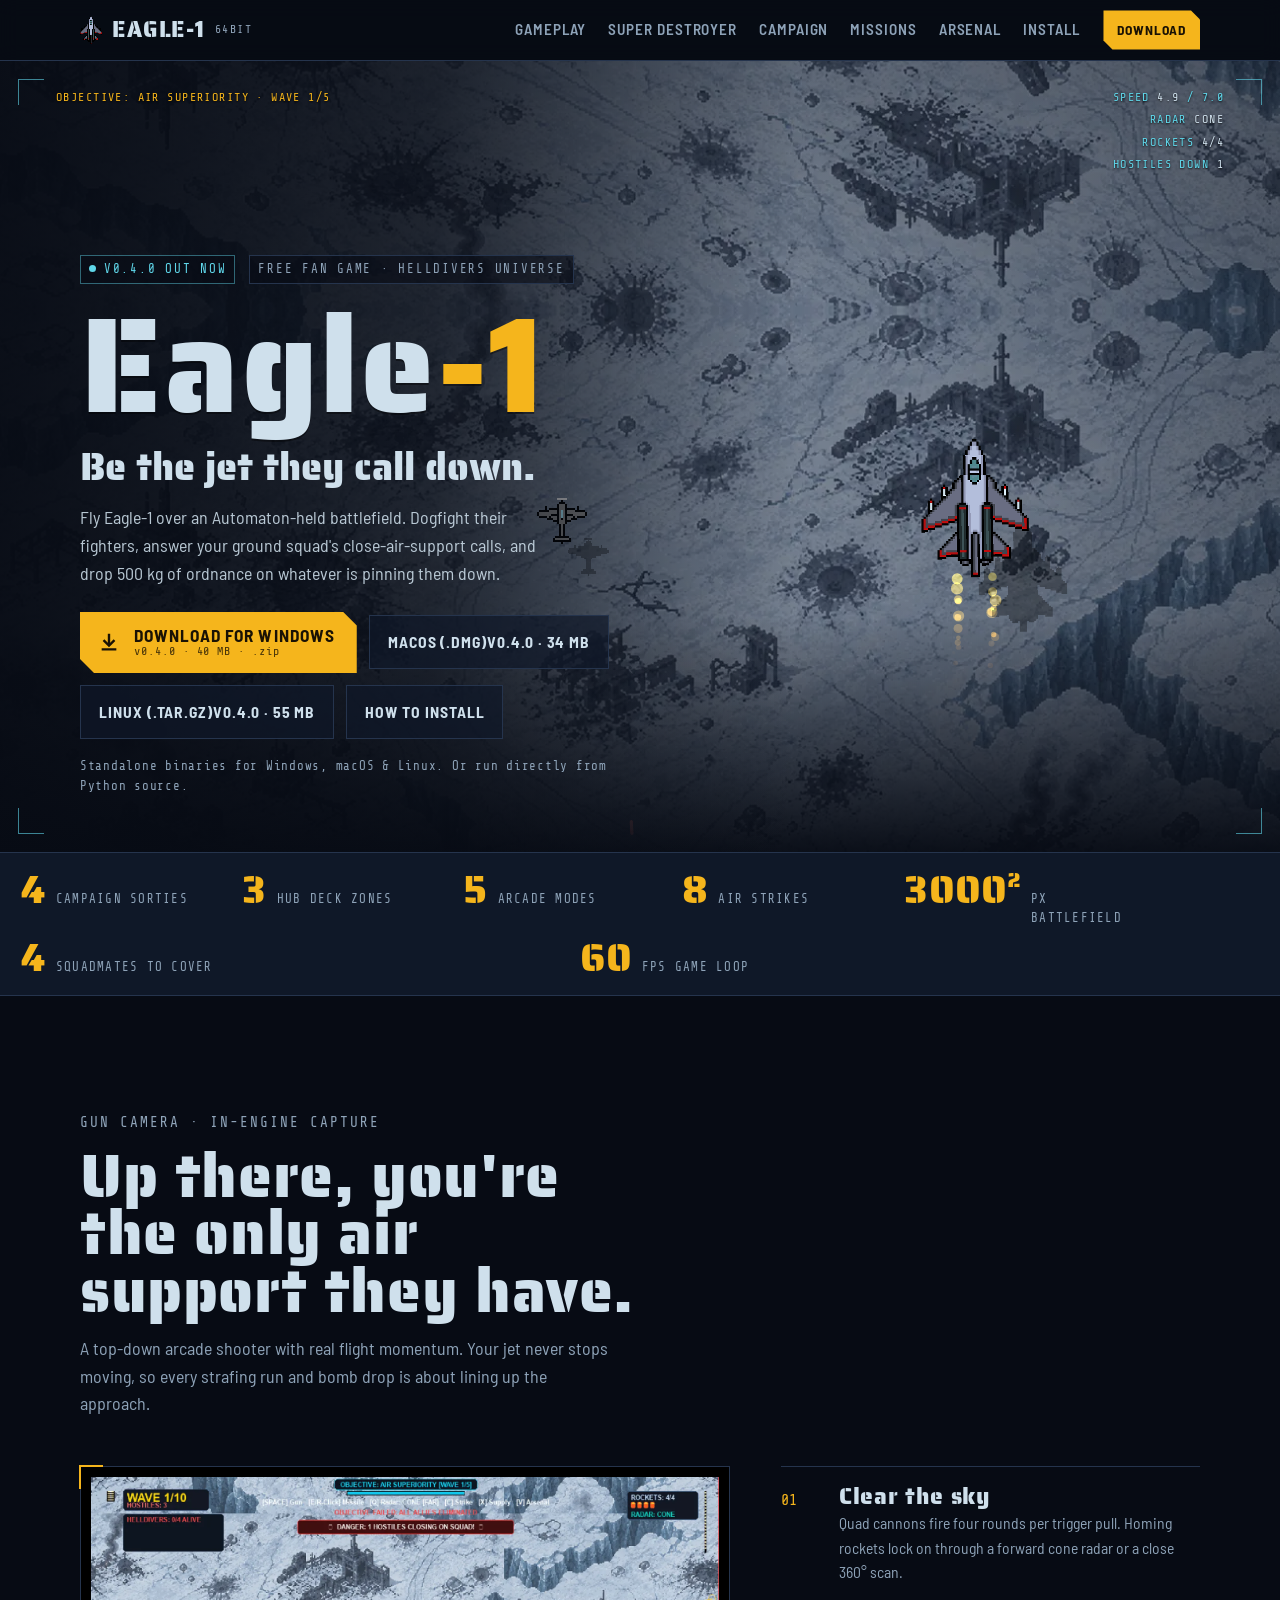
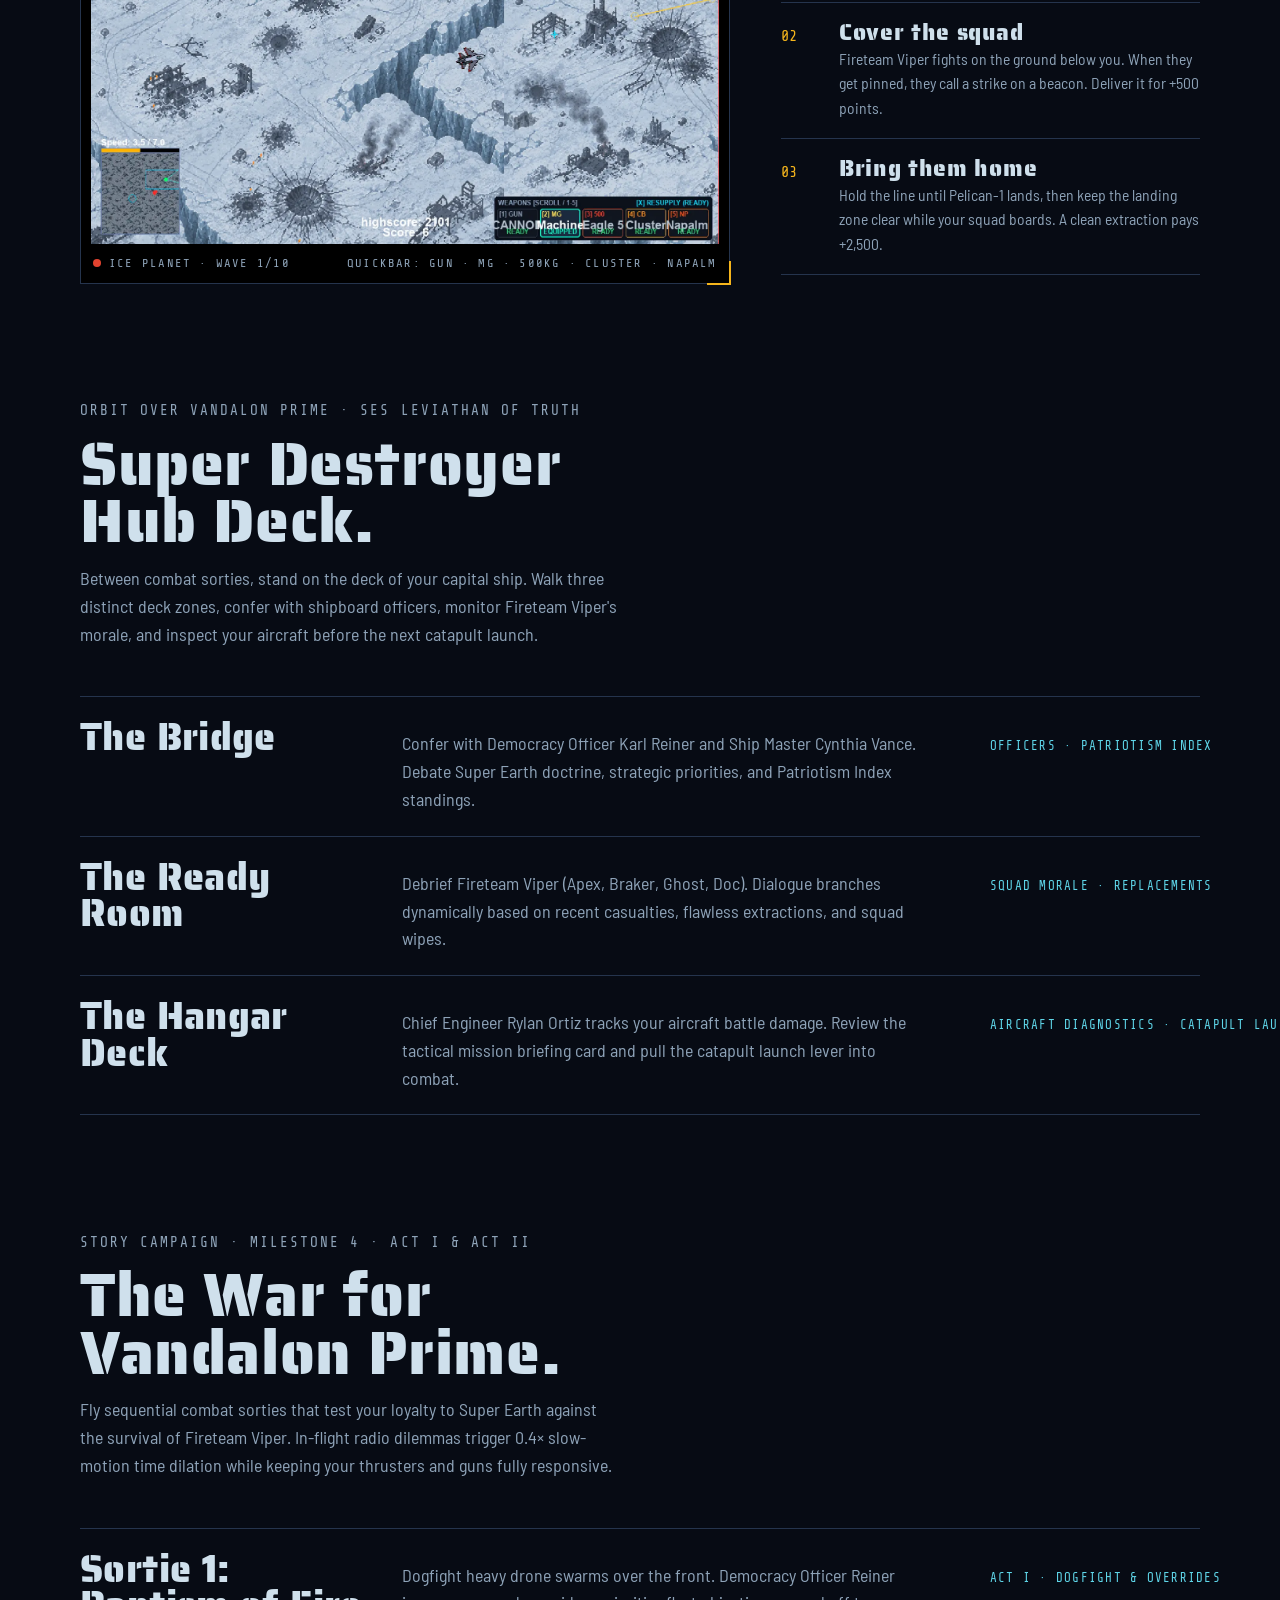
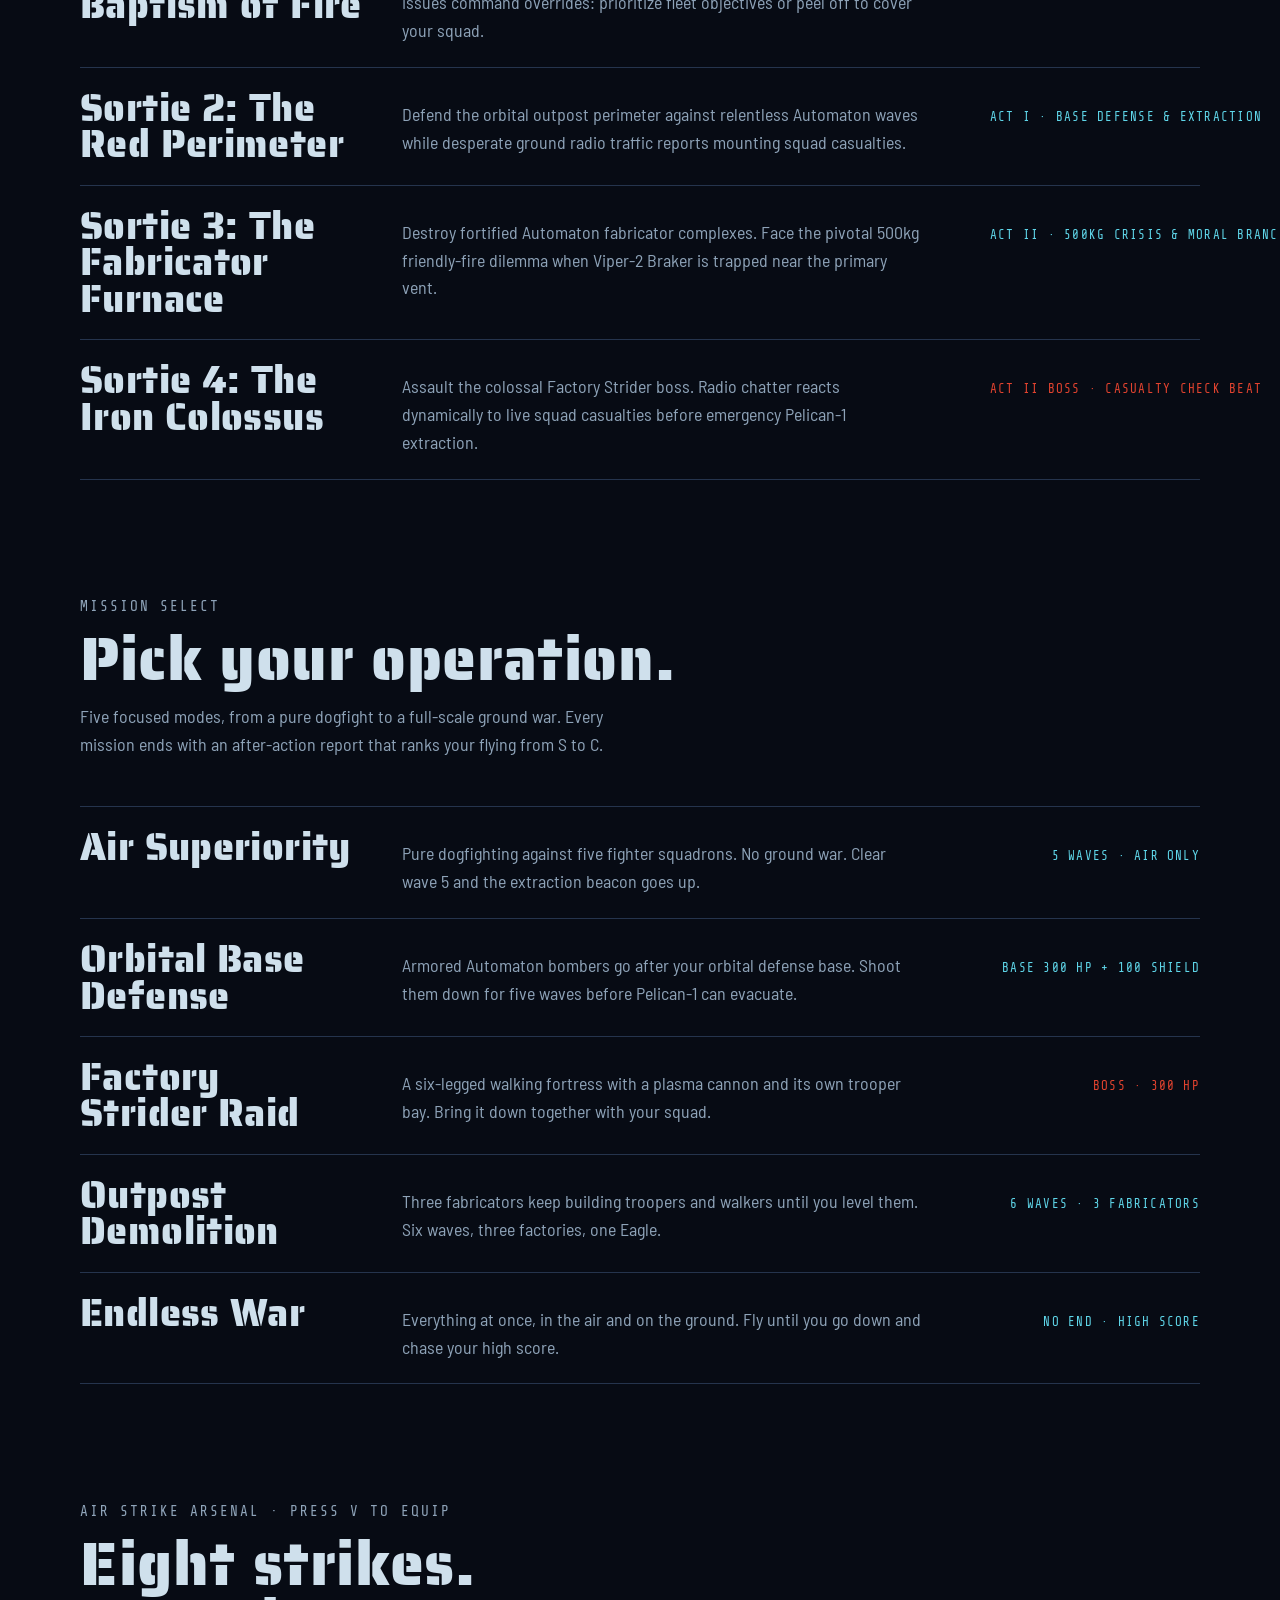
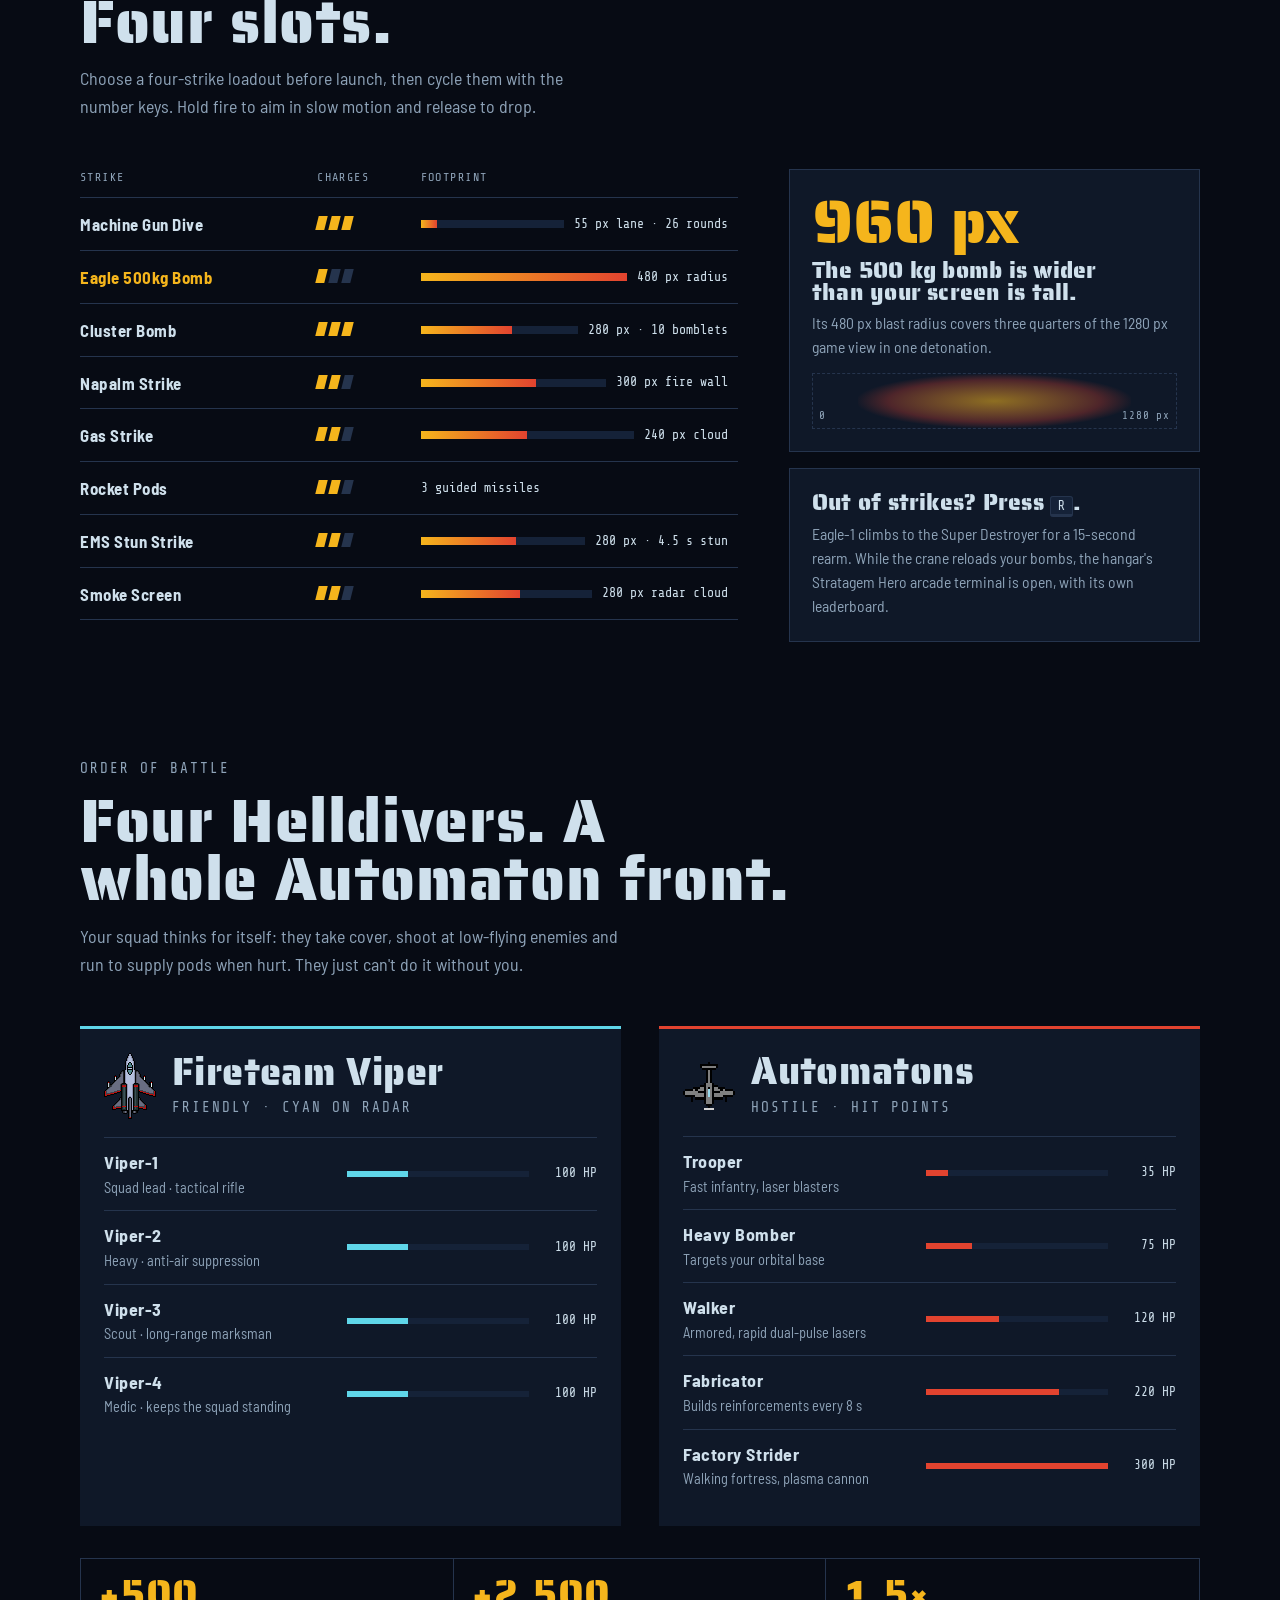
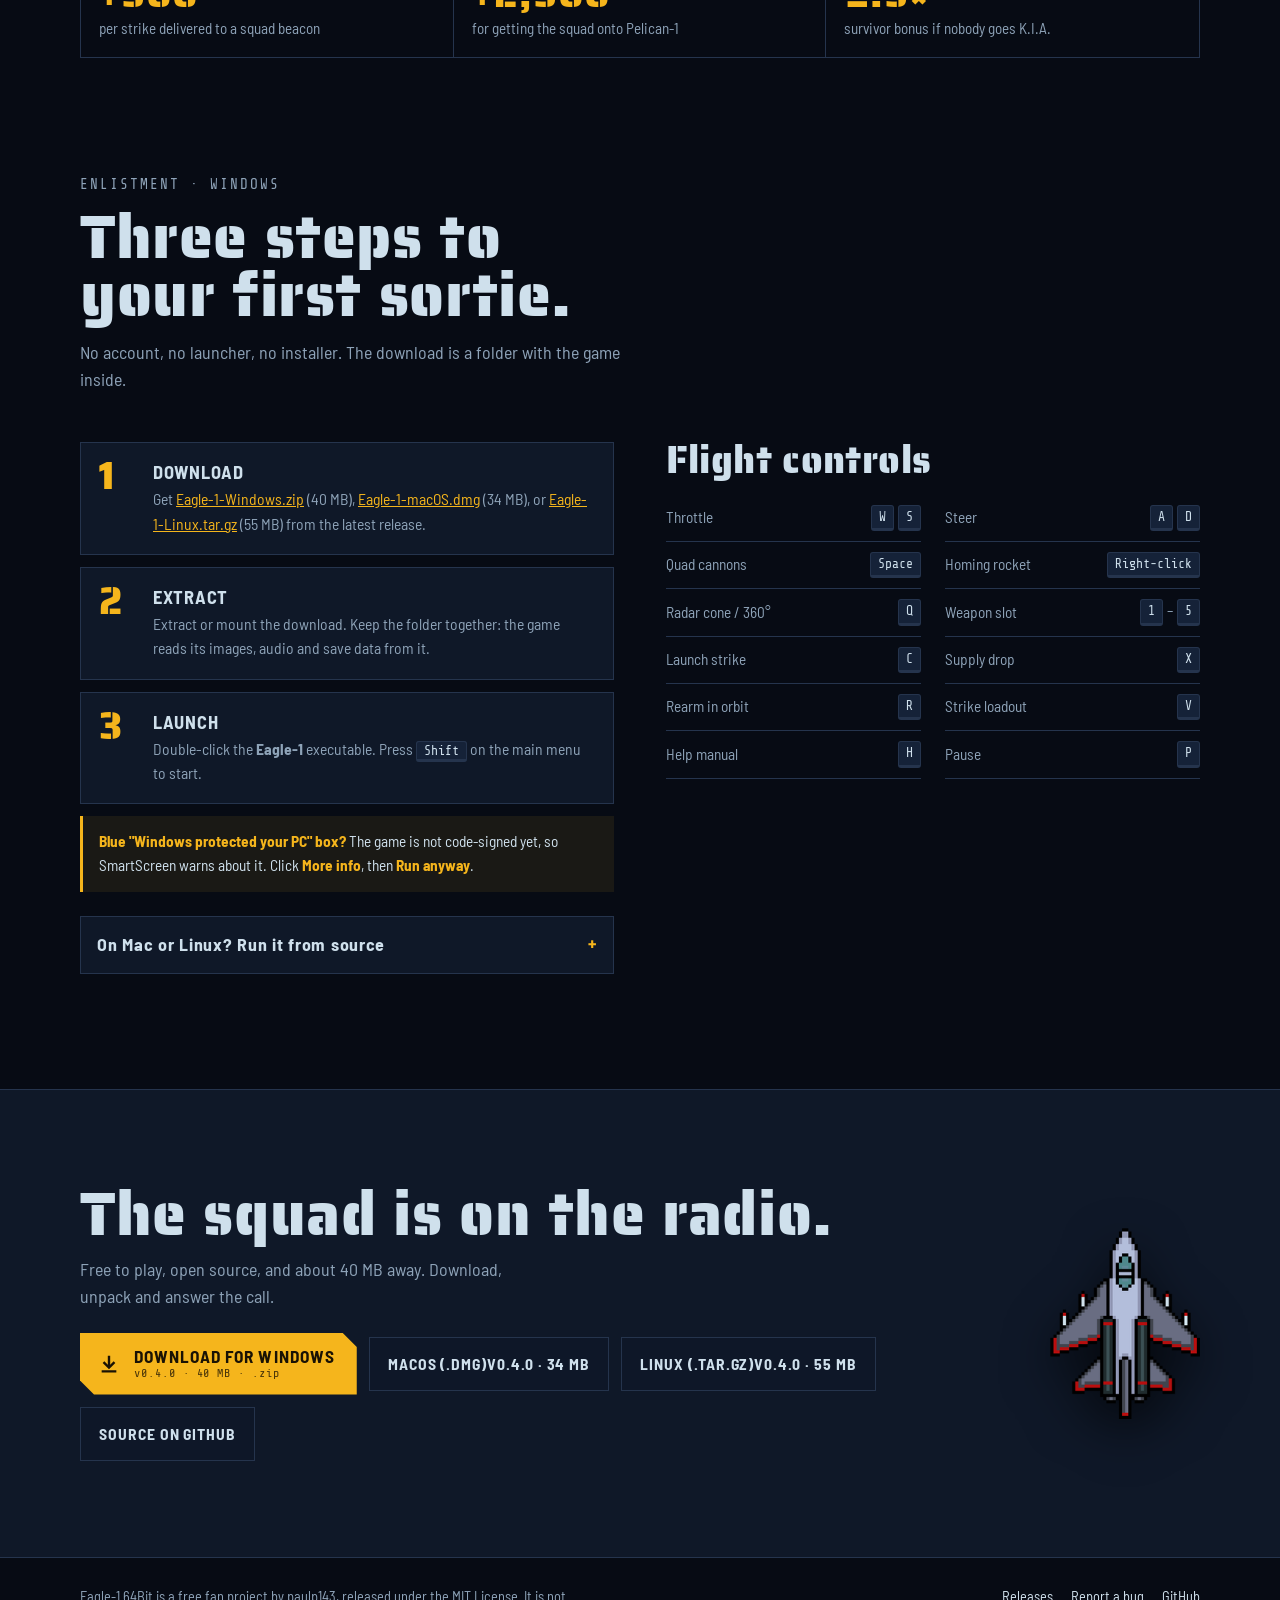
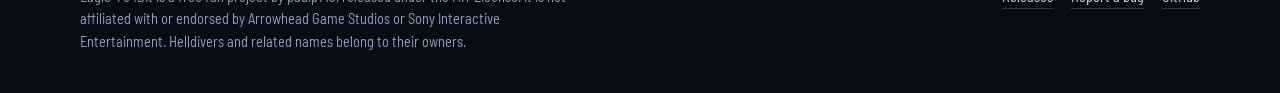
<file: frontend/index.html>
<!doctype html>
<html lang="en">
<head>
<meta charset="utf-8">
<meta name="viewport" content="width=device-width, initial-scale=1, viewport-fit=cover">
<meta name="theme-color" content="#070b14">
<link rel="icon" type="image/png" href="./assets/eagle1-sprite.png">
<meta property="og:title" content="Eagle-1 64Bit">
<meta property="og:description" content="Free fan-made air-combat game in the Helldivers universe. Fly close air support for your squad.">
<meta property="og:image" content="./assets/gameplay.webp">
<title>Eagle-1 64Bit</title>
<meta name="description" content="Eagle-1 64Bit: a free fan-made air-combat game in the Helldivers universe. Fly close air support for your squad. Download for Windows.">
<link rel="preconnect" href="https://fonts.googleapis.com">
<link rel="preconnect" href="https://fonts.gstatic.com" crossorigin>
<link rel="stylesheet" href="https://fonts.googleapis.com/css2?family=Saira+Stencil+One&family=Barlow+Semi+Condensed:wght@400;500;600;700&family=Share+Tech+Mono&display=swap">
<style>
body{margin:0}
/* Layout: full-bleed flight-deck hero with a live sortie, then a left-aligned briefing column of HUD-framed panels. One committed dark world. */
:root{
  --void:#070b14;      /* deep orbit */
  --hull:#0f1828;      /* panel plating */
  --hull-2:#152238;
  --line:#25344d;
  --ice:#cfe0ec;       /* frozen battlefield */
  --ice-dim:#8ea3b8;
  --amber:#f5b51c;     /* call to action, ordnance */
  --amber-ink:#1a1204;
  --signal:#e2432f;    /* hostiles, Eagle-1 trim */
  --blip:#5fd6e9;      /* friendly squad, HUD */
  --f-display:"Saira Stencil One","Impact","Arial Narrow Bold",sans-serif;
  --f-body:"Barlow Semi Condensed","Arial Narrow","Helvetica Neue",Arial,sans-serif;
  --f-mono:"Share Tech Mono",ui-monospace,"SFMono-Regular",Menlo,Consolas,monospace;
  --step--1:clamp(.82rem,.78rem + .2vw,.9rem);
  --step-0:clamp(1rem,.96rem + .25vw,1.12rem);
  --step-1:clamp(1.2rem,1.1rem + .5vw,1.45rem);
  --step-2:clamp(1.6rem,1.3rem + 1.4vw,2.4rem);
  --step-3:clamp(2.2rem,1.6rem + 3vw,3.8rem);
  --step-4:clamp(3.6rem,2rem + 8vw,8.5rem);
  color-scheme:dark;
}
*{box-sizing:border-box}
html{scroll-behavior:smooth;background:var(--void)}
@media (prefers-reduced-motion:reduce){html{scroll-behavior:auto}}
body{background:var(--void);color:var(--ice);font-family:var(--f-body);font-size:var(--step-0);line-height:1.55;-webkit-font-smoothing:antialiased}
a{color:inherit}
img{max-width:100%;display:block}
h1,h2,h3{font-family:var(--f-display);font-weight:400;line-height:.95;letter-spacing:.01em;text-wrap:balance;margin:0}
p{margin:0}
:focus-visible{outline:2px solid var(--amber);outline-offset:3px}
.wrap{max-width:1160px;margin-inline:auto;padding-inline:20px}
.mono{font-family:var(--f-mono);letter-spacing:.04em}
.label{font-family:var(--f-mono);font-size:var(--step--1);letter-spacing:.14em;text-transform:uppercase;color:var(--ice-dim)}

/* ---------- nav ---------- */
.nav{position:sticky;top:env(safe-area-inset-top,0px);z-index:20;background:color-mix(in srgb,var(--void) 82%,transparent);backdrop-filter:blur(10px);-webkit-backdrop-filter:blur(10px);border-bottom:1px solid var(--line)}
.nav .wrap{display:flex;align-items:center;gap:24px;min-height:60px}
.brand{display:flex;align-items:center;gap:10px;text-decoration:none;font-family:var(--f-display);font-size:1.35rem;letter-spacing:.04em}
.brand img{width:22px;image-rendering:pixelated}
.brand small{font-family:var(--f-mono);font-size:.72rem;color:var(--ice-dim);letter-spacing:.12em}
.nav-links{display:flex;gap:22px;margin-left:auto}
.nav-links a{text-decoration:none;font-weight:600;font-size:.95rem;letter-spacing:.06em;text-transform:uppercase;color:var(--ice-dim)}
.nav-links a:hover{color:var(--ice)}
.nav .btn-sm{margin-left:0}
@media (max-width:720px){.nav-links{display:none}.nav .btn-sm{margin-left:auto}}

/* ---------- buttons ---------- */
.btn{display:inline-flex;align-items:center;gap:14px;text-decoration:none;font-weight:700;letter-spacing:.06em;text-transform:uppercase;border:0;cursor:pointer;font-family:var(--f-body)}
.btn-primary{background:var(--amber);color:var(--amber-ink);padding:14px 22px 14px 18px;font-size:1.08rem;clip-path:polygon(0 0,calc(100% - 14px) 0,100% 14px,100% 100%,14px 100%,0 calc(100% - 14px));transition:transform .15s ease,filter .15s ease}
.btn-primary:hover{filter:brightness(1.08);transform:translateY(-1px)}
.btn-primary svg{flex:none}
.btn-primary .meta{display:block;font-family:var(--f-mono);font-weight:400;font-size:.74rem;letter-spacing:.08em;opacity:.78;text-transform:none}
.btn-primary .stack{display:flex;flex-direction:column;line-height:1.15}
.btn-ghost{color:var(--ice);padding:14px 18px;border:1px solid var(--line);background:color-mix(in srgb,var(--hull) 70%,transparent);font-size:.98rem}
.btn-ghost:hover{border-color:var(--ice-dim)}
.btn-sm{background:var(--amber);color:var(--amber-ink);padding:9px 14px;font-size:.85rem;clip-path:polygon(0 0,calc(100% - 9px) 0,100% 9px,100% 100%,9px 100%,0 calc(100% - 9px))}

/* ---------- hero ---------- */
.hero{position:relative;height:clamp(600px,88vh,860px);overflow:hidden;isolation:isolate;border-bottom:1px solid var(--line)}
.hero canvas{position:absolute;inset:0;width:100%;height:100%;z-index:-2;display:block;background:#0c1422}
.hero::after{content:"";position:absolute;inset:0;z-index:-1;pointer-events:none;
  background:linear-gradient(90deg,rgba(7,11,20,.92) 0%,rgba(7,11,20,.7) 34%,rgba(7,11,20,0) 62%),linear-gradient(0deg,rgba(7,11,20,.95) 0%,rgba(7,11,20,0) 30%)}
@media (max-width:760px){.hero{height:auto}.hero-inner{padding-top:300px}.hero::after{background:linear-gradient(0deg,rgba(7,11,20,.97) 0%,rgba(7,11,20,.9) 56%,rgba(7,11,20,.15) 72%,rgba(7,11,20,0) 100%)}.hud .obj .pre{display:none}}
.hero-inner{position:relative;height:100%;display:flex;flex-direction:column;justify-content:flex-end;padding-block:48px 56px;gap:18px}
.hero-inner > *{max-width:560px}
.eyebrow{display:flex;flex-wrap:wrap;gap:8px 14px;align-items:center}
.eyebrow .tag{font-family:var(--f-mono);font-size:.78rem;letter-spacing:.14em;text-transform:uppercase;padding:4px 8px;border:1px solid var(--line);background:rgba(7,11,20,.6);color:var(--ice-dim)}
.eyebrow .tag.live{color:var(--blip);border-color:color-mix(in srgb,var(--blip) 45%,transparent)}
.eyebrow .tag.live::before{content:"";display:inline-block;width:7px;height:7px;border-radius:50%;background:var(--blip);margin-right:8px;vertical-align:1px;animation:blink 1.4s steps(2,start) infinite}
@keyframes blink{50%{opacity:.15}}
.hero h1{font-size:var(--step-4);color:var(--ice);text-shadow:0 2px 0 rgba(0,0,0,.4)}
.hero h1 span{color:var(--amber)}
.hero .tagline{font-family:var(--f-display);font-size:var(--step-2);color:var(--ice);line-height:1}
.hero .lede{color:var(--ice);opacity:.88;max-width:52ch}
.cta-row{display:flex;flex-wrap:wrap;gap:12px;align-items:center;margin-top:6px}
.hero .fine{font-family:var(--f-mono);font-size:.78rem;letter-spacing:.06em;color:var(--ice-dim)}

.hud{position:absolute;inset:18px;pointer-events:none;z-index:1;font-family:var(--f-mono);font-size:.74rem;letter-spacing:.12em;color:var(--blip)}
.hud .corner{position:absolute;width:26px;height:26px;border-color:color-mix(in srgb,var(--blip) 60%,transparent);border-style:solid;border-width:0}
.hud .tl{top:0;left:0;border-top-width:1.5px;border-left-width:1.5px}
.hud .tr{top:0;right:0;border-top-width:1.5px;border-right-width:1.5px}
.hud .bl{bottom:0;left:0;border-bottom-width:1.5px;border-left-width:1.5px}
.hud .br{bottom:0;right:0;border-bottom-width:1.5px;border-right-width:1.5px}
.hud .readout{position:absolute;top:10px;right:38px;text-align:right;display:grid;gap:4px;text-shadow:0 1px 2px rgba(0,0,0,.8)}
.hud .readout b{color:var(--ice);font-weight:400}
.hud .obj{position:absolute;top:10px;left:38px;color:var(--amber);text-shadow:0 1px 2px rgba(0,0,0,.8)}
@media (max-width:760px){.hud .readout{display:none}}
.strike-flash{position:absolute;left:50%;top:22%;transform:translate(-50%,-50%) scale(.96);font-family:var(--f-mono);font-size:.82rem;letter-spacing:.18em;color:var(--amber-ink);background:var(--amber);padding:6px 12px;opacity:0;transition:opacity .25s ease,transform .25s ease;pointer-events:none;z-index:1;white-space:nowrap}
.strike-flash.on{opacity:1;transform:translate(-50%,-50%) scale(1)}
@media (min-width:761px){.strike-flash{left:68%}}

/* ---------- spec strip ---------- */
.specs{border-bottom:1px solid var(--line);background:var(--hull)}
.specs ul{list-style:none;margin:0;padding-block:18px;display:flex;flex-wrap:wrap;gap:10px 0}
.specs li{flex:1 1 180px;display:flex;align-items:baseline;gap:10px;padding-right:18px}
.specs b{font-family:var(--f-display);font-weight:400;font-size:var(--step-2);color:var(--amber);line-height:1;font-variant-numeric:tabular-nums}
.specs span{font-family:var(--f-mono);font-size:.78rem;letter-spacing:.1em;text-transform:uppercase;color:var(--ice-dim)}

/* ---------- sections ---------- */
section.block{padding-block:clamp(64px,9vw,120px)}
.section-head{display:grid;gap:14px;margin-bottom:clamp(28px,4vw,48px);max-width:720px}
.section-head h2{font-size:var(--step-3)}
.section-head p{color:var(--ice-dim);max-width:60ch}

/* gun camera */
.gun{display:grid;grid-template-columns:minmax(0,1.55fr) minmax(0,1fr);gap:clamp(24px,4vw,56px);align-items:start}
@media (max-width:900px){.gun{grid-template-columns:1fr}}
.frame{position:relative;border:1px solid var(--line);background:#000;padding:10px}
.frame img{width:100%;height:auto;aspect-ratio:1600/936;object-fit:cover;image-rendering:auto}
.frame::before,.frame::after{content:"";position:absolute;width:22px;height:22px;border:2px solid var(--amber)}
.frame::before{top:-2px;left:-2px;border-right:0;border-bottom:0}
.frame::after{bottom:-2px;right:-2px;border-left:0;border-top:0}
.frame figcaption{display:flex;justify-content:space-between;gap:12px;flex-wrap:wrap;padding:10px 2px 0;font-family:var(--f-mono);font-size:.76rem;letter-spacing:.1em;color:var(--ice-dim);text-transform:uppercase}
.frame figcaption .rec::before{content:"";display:inline-block;width:8px;height:8px;border-radius:50%;background:var(--signal);margin-right:8px;vertical-align:0;animation:blink 1.2s steps(2,start) infinite}
figure{margin:0}
.sortie{list-style:none;margin:0;padding:0;display:grid;gap:0;counter-reset:s}
.sortie li{display:grid;grid-template-columns:44px minmax(0,1fr);gap:4px 14px;padding-block:18px;border-top:1px solid var(--line)}
.sortie li:last-child{border-bottom:1px solid var(--line)}
.sortie li::before{counter-increment:s;content:"0" counter(s);font-family:var(--f-mono);color:var(--amber);font-size:.95rem;padding-top:4px;grid-row:span 2}
.sortie h3{font-size:var(--step-1);letter-spacing:.03em}
.sortie p{color:var(--ice-dim);font-size:.98rem}

/* missions */
.ops{display:grid;border-top:1px solid var(--line)}
.op{display:grid;grid-template-columns:minmax(0,1fr) minmax(0,1.9fr) 210px;gap:10px 28px;align-items:baseline;padding-block:22px;border-bottom:1px solid var(--line);transition:background .2s ease}
.op:hover{background:linear-gradient(90deg,var(--hull) 0%,transparent 80%)}
.op h3{font-size:var(--step-2)}
.op p{color:var(--ice-dim);max-width:58ch}
.op .meta{font-family:var(--f-mono);font-size:.78rem;letter-spacing:.1em;color:var(--blip);text-align:right;white-space:nowrap}
.op.boss .meta{color:var(--signal)}
@media (max-width:820px){.op{grid-template-columns:1fr}.op .meta{text-align:left;white-space:normal}}

/* arsenal */
.arsenal{display:grid;grid-template-columns:minmax(0,1.6fr) minmax(0,1fr);gap:clamp(24px,4vw,56px);align-items:start}
@media (max-width:900px){.arsenal{grid-template-columns:1fr}}
.table-scroll{overflow-x:auto}
.strikes{width:100%;border-collapse:collapse;min-width:520px;font-variant-numeric:tabular-nums}
.strikes th{font-family:var(--f-mono);font-weight:400;font-size:.74rem;letter-spacing:.12em;text-transform:uppercase;color:var(--ice-dim);text-align:left;padding:0 10px 10px 0;border-bottom:1px solid var(--line)}
.strikes td{padding:12px 10px 12px 0;border-bottom:1px solid var(--line);vertical-align:middle}
.strikes tr.hero-row td:first-child{color:var(--amber)}
.strikes td:first-child{font-weight:700;letter-spacing:.03em;font-size:1.05rem;white-space:nowrap}
.pips{display:inline-flex;gap:4px}
.pips i{width:9px;height:14px;background:var(--amber);display:block;transform:skewX(-14deg)}
.pips i.off{background:var(--line)}
.bar{display:flex;align-items:center;gap:10px;min-width:180px}
.bar .track{flex:1;height:8px;background:var(--hull-2);position:relative;overflow:hidden}
.bar .fill{position:absolute;inset:0 auto 0 0;background:linear-gradient(90deg,var(--amber),var(--signal))}
.bar .val{font-family:var(--f-mono);font-size:.82rem;color:var(--ice);min-width:68px;text-align:right}
.callouts{display:grid;gap:16px}
.callout{background:var(--hull);border:1px solid var(--line);padding:22px}
.callout h3{font-size:var(--step-1);margin-bottom:8px}
.callout p{color:var(--ice-dim);font-size:.98rem}
.callout .big{font-family:var(--f-display);font-size:var(--step-3);color:var(--amber);line-height:1;margin-bottom:6px;font-variant-numeric:tabular-nums}
.scale{margin-top:14px;position:relative;height:56px;border:1px dashed var(--line)}
.scale .blast{position:absolute;top:0;bottom:0;left:12.5%;width:75%;background:radial-gradient(ellipse at center,color-mix(in srgb,var(--amber) 55%,transparent) 0%,color-mix(in srgb,var(--signal) 30%,transparent) 55%,transparent 72%)}
.scale span{position:absolute;bottom:4px;font-family:var(--f-mono);font-size:.68rem;color:var(--ice-dim);letter-spacing:.08em}
.scale .l{left:6px}.scale .r{right:6px}

/* squad vs hostiles */
.sides{display:grid;grid-template-columns:repeat(2,minmax(0,1fr));gap:clamp(20px,3vw,40px)}
@media (max-width:860px){.sides{grid-template-columns:1fr}}
.side{border-top:3px solid var(--blip);background:var(--hull);padding:24px}
.side.hostile{border-top-color:var(--signal)}
.side-head{display:flex;align-items:center;gap:16px;margin-bottom:18px}
.side-head img{width:52px;height:auto;image-rendering:pixelated;flex:none}
.side-head h3{font-size:var(--step-2)}
.side-head .label{display:block;margin-top:6px}
.roster{list-style:none;margin:0;padding:0;display:grid}
.roster li{display:grid;grid-template-columns:minmax(0,1fr) minmax(0,1.1fr);gap:4px 16px;align-items:center;padding-block:11px;border-top:1px solid var(--line)}
.roster .who{font-weight:700;letter-spacing:.03em}
.roster .who small{display:block;font-weight:400;color:var(--ice-dim);font-size:.9rem;letter-spacing:0}
.hp{display:flex;align-items:center;gap:10px}
.hp .track{flex:1;height:6px;background:var(--hull-2);position:relative}
.hp .fill{position:absolute;inset:0 auto 0 0}
.friendly .hp .fill{background:var(--blip)}
.hostile .hp .fill{background:var(--signal)}
.hp .val{font-family:var(--f-mono);font-size:.8rem;min-width:58px;text-align:right;font-variant-numeric:tabular-nums}
.score{margin-top:clamp(20px,3vw,32px);display:flex;flex-wrap:wrap;gap:0;border:1px solid var(--line)}
.score div{flex:1 1 200px;padding:16px 18px;border-right:1px solid var(--line);display:grid;gap:4px}
.score div:last-child{border-right:0}
.score b{font-family:var(--f-display);font-weight:400;font-size:var(--step-2);color:var(--amber);font-variant-numeric:tabular-nums;line-height:1}
.score span{color:var(--ice-dim);font-size:.95rem}

/* install */
.install{display:grid;grid-template-columns:minmax(0,1fr) minmax(0,1fr);gap:clamp(24px,4vw,56px);align-items:start}
@media (max-width:900px){.install{grid-template-columns:1fr}}
.steps{list-style:none;margin:0;padding:0;display:grid;gap:12px;counter-reset:st}
.steps li{position:relative;background:var(--hull);border:1px solid var(--line);padding:18px 18px 18px 72px;min-height:84px}
.steps li::before{counter-increment:st;content:counter(st);position:absolute;left:18px;top:14px;font-family:var(--f-display);font-size:2.4rem;line-height:1;color:var(--amber)}
.steps h3{font-family:var(--f-body);font-weight:700;font-size:1.15rem;letter-spacing:.04em;text-transform:uppercase;line-height:1.2;margin-bottom:4px}
.steps p{color:var(--ice-dim);font-size:.98rem}
.steps a{color:var(--amber)}
kbd,.kbd{font-family:var(--f-mono);font-size:.82rem;color:var(--ice);background:var(--hull-2);border:1px solid var(--line);border-bottom-width:3px;padding:1px 7px;border-radius:3px;white-space:nowrap}
.warn{margin-top:12px;border-left:3px solid var(--amber);background:color-mix(in srgb,var(--amber) 8%,var(--void));padding:14px 16px;font-size:.96rem;color:var(--ice)}
.warn strong{color:var(--amber);font-weight:700}
.controls h3{font-size:var(--step-2);margin-bottom:16px}
.keys{display:grid;grid-template-columns:repeat(2,minmax(0,1fr));gap:0 24px}
@media (max-width:480px){.keys{grid-template-columns:1fr}}
.keys div{display:flex;justify-content:space-between;align-items:center;gap:12px;padding-block:10px;border-bottom:1px solid var(--line)}
.keys span{color:var(--ice-dim);font-size:.96rem}
.keys .k{display:flex;gap:4px;flex-wrap:wrap;justify-content:flex-end}
details.source{margin-top:24px;border:1px solid var(--line);background:var(--hull)}
details.source summary{cursor:pointer;padding:14px 16px;font-weight:700;letter-spacing:.04em;list-style:none;display:flex;justify-content:space-between;gap:12px}
details.source summary::-webkit-details-marker{display:none}
details.source summary::after{content:"+";font-family:var(--f-mono);color:var(--amber)}
details.source[open] summary::after{content:"–"}
.source .body{padding:0 16px 16px;display:grid;gap:10px}
.source p{color:var(--ice-dim);font-size:.96rem}
.code{position:relative;background:var(--void);border:1px solid var(--line)}
.code pre{margin:0;padding:14px 16px;overflow-x:auto;font-family:var(--f-mono);font-size:.86rem;line-height:1.7;color:var(--ice)}
.code button{position:absolute;top:8px;right:8px;font-family:var(--f-mono);font-size:.72rem;letter-spacing:.1em;text-transform:uppercase;background:var(--hull-2);color:var(--ice);border:1px solid var(--line);padding:5px 9px;cursor:pointer}
.code button:hover{border-color:var(--ice-dim)}

/* final */
.final{position:relative;overflow:hidden;border-top:1px solid var(--line);background:var(--hull)}
.final .wrap{display:grid;grid-template-columns:minmax(0,1fr) auto;gap:32px;align-items:center;padding-block:clamp(56px,8vw,96px)}
@media (max-width:760px){.final .wrap{grid-template-columns:1fr}}
.final h2{font-size:var(--step-3)}
.final p{color:var(--ice-dim);margin-top:12px;max-width:52ch}
.final .ship{width:clamp(90px,12vw,150px);image-rendering:auto;justify-self:end;filter:drop-shadow(0 18px 24px rgba(0,0,0,.6))}
@media (max-width:760px){.final .ship{display:none}}
footer{border-top:1px solid var(--line)}
footer .wrap{display:flex;flex-wrap:wrap;align-items:flex-start;justify-content:space-between;gap:16px 32px;padding-block:28px 40px;font-size:.9rem;color:var(--ice-dim)}
footer p{max-width:70ch}
footer nav{display:flex;gap:18px;flex-wrap:wrap}
footer a{color:var(--ice);text-decoration:none;border-bottom:1px solid var(--line)}
footer a:hover{border-color:var(--ice)}
@media (prefers-reduced-motion:reduce){*,*::before,*::after{animation:none!important;transition:none!important}}
</style>

</head>
<body>
<header class="nav">
  <div class="wrap">
    <a class="brand" href="#top" aria-label="Eagle-1 64Bit, back to top"><img src="./assets/eagle1-sprite.png" alt=""> EAGLE-1 <small>64BIT</small></a>
    <nav class="nav-links" aria-label="Sections">
      <a href="#gameplay">Gameplay</a>
      <a href="#hub">Super Destroyer</a>
      <a href="#campaign">Campaign</a>
      <a href="#missions">Missions</a>
      <a href="#arsenal">Arsenal</a>
      <a href="#install">Install</a>
    </nav>
    <a class="btn btn-sm" href="https://github.com/paulp143/Eagle-1-64Bit/releases/latest/download/Eagle-1-Windows.zip" target="_blank" rel="noopener">Download</a>
  </div>
</header>

<section class="hero" id="top">
  <canvas id="sky" aria-hidden="true"></canvas>
  <div class="hud" aria-hidden="true">
    <span class="corner tl"></span><span class="corner tr"></span><span class="corner bl"></span><span class="corner br"></span>
    <div class="obj"><span class="pre">OBJECTIVE: </span>AIR SUPERIORITY · WAVE <span id="hudWave">1</span>/5</div>
    <div class="readout">
      <div>SPEED <b id="hudSpeed">4.2</b> / 7.0</div>
      <div>RADAR <b>CONE</b></div>
      <div>ROCKETS <b>4/4</b></div>
      <div>HOSTILES DOWN <b id="hudKills">0</b></div>
    </div>
  </div>
  <div class="strike-flash" id="flash" aria-hidden="true">EAGLE 500KG · IMPACT CONFIRMED</div>

  <div class="wrap hero-inner">
    <div class="eyebrow">
      <span class="tag live">v0.4.0 out now</span>
      <span class="tag">Free fan game · Helldivers universe</span>
    </div>
    <h1>Eagle<span>-1</span></h1>
    <p class="tagline">Be the jet they call down.</p>
    <p class="lede">Fly Eagle-1 over an Automaton-held battlefield. Dogfight their fighters, answer your ground squad's close-air-support calls, and drop 500&nbsp;kg of ordnance on whatever is pinning them down.</p>
    <div class="cta-row">
      <a class="btn btn-primary" href="https://github.com/paulp143/Eagle-1-64Bit/releases/latest/download/Eagle-1-Windows.zip" target="_blank" rel="noopener">
        <svg width="22" height="22" viewBox="0 0 24 24" fill="none" stroke="currentColor" stroke-width="2.6" aria-hidden="true"><path d="M12 3v12"/><path d="M6 10l6 6 6-6"/><path d="M4 20h16"/></svg>
        <span class="stack">Download for Windows<span class="meta">v0.4.0 · 40 MB · .zip</span></span>
      </a>
      <a class="btn btn-ghost" href="https://github.com/paulp143/Eagle-1-64Bit/releases/latest/download/Eagle-1-macOS.dmg" target="_blank" rel="noopener">
        <span class="stack">macOS (.dmg)<span class="meta">v0.4.0 · 34 MB</span></span>
      </a>
      <a class="btn btn-ghost" href="https://github.com/paulp143/Eagle-1-64Bit/releases/latest/download/Eagle-1-Linux.tar.gz" target="_blank" rel="noopener">
        <span class="stack">Linux (.tar.gz)<span class="meta">v0.4.0 · 55 MB</span></span>
      </a>
      <a class="btn btn-ghost" href="#install">How to install</a>
    </div>
    <p class="fine">Standalone binaries for Windows, macOS &amp; Linux. Or run directly from Python source.</p>
  </div>
</section>

<div class="specs">
  <ul class="wrap" aria-label="Game at a glance">
    <li><b>4</b><span>Campaign sorties</span></li>
    <li><b>3</b><span>Hub deck zones</span></li>
    <li><b>5</b><span>Arcade modes</span></li>
    <li><b>8</b><span>Air strikes</span></li>
    <li><b>3000²</b><span>px battlefield</span></li>
    <li><b>4</b><span>Squadmates to cover</span></li>
    <li><b>60</b><span>FPS game loop</span></li>
  </ul>
</div>

<main>
  <section class="block" id="gameplay">
    <div class="wrap">
      <div class="section-head">
        <span class="label">Gun camera · in-engine capture</span>
        <h2>Up there, you're the only air support they have.</h2>
        <p>A top-down arcade shooter with real flight momentum. Your jet never stops moving, so every strafing run and bomb drop is about lining up the approach.</p>
      </div>
      <div class="gun">
        <figure class="frame">
          <img src="./assets/gameplay.webp" alt="Gameplay screenshot: Eagle-1 flying over a frozen battlefield with craters, Automaton structures, the weapons quickbar and a minimap on the HUD" width="1600" height="936" loading="lazy">
          <figcaption><span class="rec">Ice planet · Wave 1/10</span><span>Quickbar: Gun · MG · 500kg · Cluster · Napalm</span></figcaption>
        </figure>
        <ol class="sortie" aria-label="How a sortie plays out">
          <li><h3>Clear the sky</h3><p>Quad cannons fire four rounds per trigger pull. Homing rockets lock on through a forward cone radar or a close 360° scan.</p></li>
          <li><h3>Cover the squad</h3><p>Fireteam Viper fights on the ground below you. When they get pinned, they call a strike on a beacon. Deliver it for +500 points.</p></li>
          <li><h3>Bring them home</h3><p>Hold the line until Pelican-1 lands, then keep the landing zone clear while your squad boards. A clean extraction pays +2,500.</p></li>
        </ol>
      </div>
    </div>
  </section>

  <section class="block" id="hub" style="padding-top:0">
    <div class="wrap">
      <div class="section-head">
        <span class="label">Orbit over Vandalon Prime · SES Leviathan of Truth</span>
        <h2>Super Destroyer Hub Deck.</h2>
        <p>Between combat sorties, stand on the deck of your capital ship. Walk three distinct deck zones, confer with shipboard officers, monitor Fireteam Viper's morale, and inspect your aircraft before the next catapult launch.</p>
      </div>
      <div class="ops">
        <article class="op">
          <h3>The Bridge</h3>
          <p>Confer with Democracy Officer Karl Reiner and Ship Master Cynthia Vance. Debate Super Earth doctrine, strategic priorities, and Patriotism Index standings.</p>
          <span class="meta">OFFICERS · PATRIOTISM INDEX</span>
        </article>
        <article class="op">
          <h3>The Ready Room</h3>
          <p>Debrief Fireteam Viper (Apex, Braker, Ghost, Doc). Dialogue branches dynamically based on recent casualties, flawless extractions, and squad wipes.</p>
          <span class="meta">SQUAD MORALE · REPLACEMENTS</span>
        </article>
        <article class="op">
          <h3>The Hangar Deck</h3>
          <p>Chief Engineer Rylan Ortiz tracks your aircraft battle damage. Review the tactical mission briefing card and pull the catapult launch lever into combat.</p>
          <span class="meta">AIRCRAFT DIAGNOSTICS · CATAPULT LAUNCH</span>
        </article>
      </div>
    </div>
  </section>

  <section class="block" id="campaign" style="padding-top:0">
    <div class="wrap">
      <div class="section-head">
        <span class="label">Story Campaign · Milestone 4 · Act I &amp; Act II</span>
        <h2>The War for Vandalon Prime.</h2>
        <p>Fly sequential combat sorties that test your loyalty to Super Earth against the survival of Fireteam Viper. In-flight radio dilemmas trigger 0.4× slow-motion time dilation while keeping your thrusters and guns fully responsive.</p>
      </div>
      <div class="ops">
        <article class="op">
          <h3>Sortie 1: Baptism of Fire</h3>
          <p>Dogfight heavy drone swarms over the front. Democracy Officer Reiner issues command overrides: prioritize fleet objectives or peel off to cover your squad.</p>
          <span class="meta">ACT I · DOGFIGHT &amp; OVERRIDES</span>
        </article>
        <article class="op">
          <h3>Sortie 2: The Red Perimeter</h3>
          <p>Defend the orbital outpost perimeter against relentless Automaton waves while desperate ground radio traffic reports mounting squad casualties.</p>
          <span class="meta">ACT I · BASE DEFENSE &amp; EXTRACTION</span>
        </article>
        <article class="op">
          <h3>Sortie 3: The Fabricator Furnace</h3>
          <p>Destroy fortified Automaton fabricator complexes. Face the pivotal 500kg friendly-fire dilemma when Viper-2 Braker is trapped near the primary vent.</p>
          <span class="meta">ACT II · 500KG CRISIS &amp; MORAL BRANCHING</span>
        </article>
        <article class="op boss">
          <h3>Sortie 4: The Iron Colossus</h3>
          <p>Assault the colossal Factory Strider boss. Radio chatter reacts dynamically to live squad casualties before emergency Pelican-1 extraction.</p>
          <span class="meta">ACT II BOSS · CASUALTY CHECK BEAT</span>
        </article>
      </div>
    </div>
  </section>

  <section class="block" id="missions" style="padding-top:0">
    <div class="wrap">
      <div class="section-head">
        <span class="label">Mission select</span>
        <h2>Pick your operation.</h2>
        <p>Five focused modes, from a pure dogfight to a full-scale ground war. Every mission ends with an after-action report that ranks your flying from S to C.</p>
      </div>
      <div class="ops">
        <article class="op"><h3>Air Superiority</h3><p>Pure dogfighting against five fighter squadrons. No ground war. Clear wave 5 and the extraction beacon goes up.</p><span class="meta">5 WAVES · AIR ONLY</span></article>
        <article class="op"><h3>Orbital Base Defense</h3><p>Armored Automaton bombers go after your orbital defense base. Shoot them down for five waves before Pelican-1 can evacuate.</p><span class="meta">BASE 300 HP + 100 SHIELD</span></article>
        <article class="op boss"><h3>Factory Strider Raid</h3><p>A six-legged walking fortress with a plasma cannon and its own trooper bay. Bring it down together with your squad.</p><span class="meta">BOSS · 300 HP</span></article>
        <article class="op"><h3>Outpost Demolition</h3><p>Three fabricators keep building troopers and walkers until you level them. Six waves, three factories, one Eagle.</p><span class="meta">6 WAVES · 3 FABRICATORS</span></article>
        <article class="op"><h3>Endless War</h3><p>Everything at once, in the air and on the ground. Fly until you go down and chase your high score.</p><span class="meta">NO END · HIGH SCORE</span></article>
      </div>
    </div>
  </section>

  <section class="block" id="arsenal" style="padding-top:0">
    <div class="wrap">
      <div class="section-head">
        <span class="label">Air strike arsenal · press V to equip</span>
        <h2>Eight strikes. Four slots.</h2>
        <p>Choose a four-strike loadout before launch, then cycle them with the number keys. Hold fire to aim in slow motion and release to drop.</p>
      </div>
      <div class="arsenal">
        <div class="table-scroll">
          <table class="strikes">
            <thead><tr><th scope="col">Strike</th><th scope="col">Charges</th><th scope="col">Footprint</th></tr></thead>
            <tbody id="strikeRows"></tbody>
          </table>
        </div>
        <div class="callouts">
          <div class="callout">
            <div class="big">960 px</div>
            <h3>The 500 kg bomb is wider than your screen is tall.</h3>
            <p>Its 480 px blast radius covers three quarters of the 1280 px game view in one detonation.</p>
            <div class="scale" aria-hidden="true"><div class="blast"></div><span class="l">0</span><span class="r">1280 px</span></div>
          </div>
          <div class="callout">
            <h3>Out of strikes? Press <kbd>R</kbd>.</h3>
            <p>Eagle-1 climbs to the Super Destroyer for a 15-second rearm. While the crane reloads your bombs, the hangar's Stratagem Hero arcade terminal is open, with its own leaderboard.</p>
          </div>
        </div>
      </div>
    </div>
  </section>

  <section class="block" id="squad" style="padding-top:0">
    <div class="wrap">
      <div class="section-head">
        <span class="label">Order of battle</span>
        <h2>Four Helldivers. A whole Automaton front.</h2>
        <p>Your squad thinks for itself: they take cover, shoot at low-flying enemies and run to supply pods when hurt. They just can't do it without you.</p>
      </div>
      <div class="sides">
        <div class="side friendly">
          <div class="side-head"><img src="./assets/eagle1-sprite.png" alt="Eagle-1 sprite"><div><h3>Fireteam Viper</h3><span class="label">Friendly · cyan on radar</span></div></div>
          <ul class="roster" id="friendlies"></ul>
        </div>
        <div class="side hostile">
          <div class="side-head"><img src="./assets/enemy-fighter.png" alt="Automaton light fighter sprite"><div><h3>Automatons</h3><span class="label">Hostile · hit points</span></div></div>
          <ul class="roster" id="hostiles"></ul>
        </div>
      </div>
      <div class="score" aria-label="Score rewards">
        <div><b>+500</b><span>per strike delivered to a squad beacon</span></div>
        <div><b>+2,500</b><span>for getting the squad onto Pelican-1</span></div>
        <div><b>1.5×</b><span>survivor bonus if nobody goes K.I.A.</span></div>
      </div>
    </div>
  </section>

  <section class="block" id="install" style="padding-top:0">
    <div class="wrap">
      <div class="section-head">
        <span class="label">Enlistment · Windows</span>
        <h2>Three steps to your first sortie.</h2>
        <p>No account, no launcher, no installer. The download is a folder with the game inside.</p>
      </div>
      <div class="install">
        <div>
          <ol class="steps">
            <li><h3>Download</h3><p>Get <a href="https://github.com/paulp143/Eagle-1-64Bit/releases/latest/download/Eagle-1-Windows.zip" target="_blank" rel="noopener">Eagle-1-Windows.zip</a> (40 MB), <a href="https://github.com/paulp143/Eagle-1-64Bit/releases/latest/download/Eagle-1-macOS.dmg" target="_blank" rel="noopener">Eagle-1-macOS.dmg</a> (34 MB), or <a href="https://github.com/paulp143/Eagle-1-64Bit/releases/latest/download/Eagle-1-Linux.tar.gz" target="_blank" rel="noopener">Eagle-1-Linux.tar.gz</a> (55 MB) from the latest release.</p></li>
            <li><h3>Extract</h3><p>Extract or mount the download. Keep the folder together: the game reads its images, audio and save data from it.</p></li>
            <li><h3>Launch</h3><p>Double-click the <strong>Eagle-1</strong> executable. Press <kbd>Shift</kbd> on the main menu to start.</p></li>
          </ol>
          <p class="warn"><strong>Blue "Windows protected your PC" box?</strong> The game is not code-signed yet, so SmartScreen warns about it. Click <strong>More info</strong>, then <strong>Run anyway</strong>.</p>
          <details class="source">
            <summary>On Mac or Linux? Run it from source</summary>
            <div class="body">
              <p>You need Python 3.9 or newer. Paste this into a terminal:</p>
              <div class="code">
                <button type="button" id="copyBtn">Copy</button>
<pre id="srcCode">git clone https://github.com/paulp143/Eagle-1-64Bit.git
cd Eagle-1-64Bit
pip install -r requirements.txt
python run_game.py</pre>
              </div>
            </div>
          </details>
        </div>
        <div class="controls">
          <h3>Flight controls</h3>
          <div class="keys">
            <div><span>Throttle</span><span class="k"><kbd>W</kbd><kbd>S</kbd></span></div>
            <div><span>Steer</span><span class="k"><kbd>A</kbd><kbd>D</kbd></span></div>
            <div><span>Quad cannons</span><span class="k"><kbd>Space</kbd></span></div>
            <div><span>Homing rocket</span><span class="k"><kbd>Right-click</kbd></span></div>
            <div><span>Radar cone / 360°</span><span class="k"><kbd>Q</kbd></span></div>
            <div><span>Weapon slot</span><span class="k"><kbd>1</kbd>–<kbd>5</kbd></span></div>
            <div><span>Launch strike</span><span class="k"><kbd>C</kbd></span></div>
            <div><span>Supply drop</span><span class="k"><kbd>X</kbd></span></div>
            <div><span>Rearm in orbit</span><span class="k"><kbd>R</kbd></span></div>
            <div><span>Strike loadout</span><span class="k"><kbd>V</kbd></span></div>
            <div><span>Help manual</span><span class="k"><kbd>H</kbd></span></div>
            <div><span>Pause</span><span class="k"><kbd>P</kbd></span></div>
          </div>
        </div>
      </div>
    </div>
  </section>
</main>

<section class="final">
  <div class="wrap">
    <div>
      <h2>The squad is on the radio.</h2>
      <p>Free to play, open source, and about 40 MB away. Download, unpack and answer the call.</p>
      <div class="cta-row" style="margin-top:22px">
        <a class="btn btn-primary" href="https://github.com/paulp143/Eagle-1-64Bit/releases/latest/download/Eagle-1-Windows.zip" target="_blank" rel="noopener">
          <svg width="22" height="22" viewBox="0 0 24 24" fill="none" stroke="currentColor" stroke-width="2.6" aria-hidden="true"><path d="M12 3v12"/><path d="M6 10l6 6 6-6"/><path d="M4 20h16"/></svg>
          <span class="stack">Download for Windows<span class="meta">v0.4.0 · 40 MB · .zip</span></span>
        </a>
        <a class="btn btn-ghost" href="https://github.com/paulp143/Eagle-1-64Bit/releases/latest/download/Eagle-1-macOS.dmg" target="_blank" rel="noopener">
          <span class="stack">macOS (.dmg)<span class="meta">v0.4.0 · 34 MB</span></span>
        </a>
        <a class="btn btn-ghost" href="https://github.com/paulp143/Eagle-1-64Bit/releases/latest/download/Eagle-1-Linux.tar.gz" target="_blank" rel="noopener">
          <span class="stack">Linux (.tar.gz)<span class="meta">v0.4.0 · 55 MB</span></span>
        </a>
        <a class="btn btn-ghost" href="https://github.com/paulp143/Eagle-1-64Bit" target="_blank" rel="noopener">Source on GitHub</a>
      </div>
    </div>
    <img class="ship" src="./assets/eagle1-sprite.png" alt="">
  </div>
</section>

<footer>
  <div class="wrap">
    <p>Eagle-1 64Bit is a free fan project by paulp143, released under the MIT License. It is not affiliated with or endorsed by Arrowhead Game Studios or Sony Interactive Entertainment. Helldivers and related names belong to their owners.</p>
    <nav aria-label="Project links">
      <a href="https://github.com/paulp143/Eagle-1-64Bit/releases" target="_blank" rel="noopener">Releases</a>
      <a href="https://github.com/paulp143/Eagle-1-64Bit/issues" target="_blank" rel="noopener">Report a bug</a>
      <a href="https://github.com/paulp143/Eagle-1-64Bit" target="_blank" rel="noopener">GitHub</a>
    </nav>
  </div>
</footer>

<script>
/* ---------- data-driven tables ---------- */
(function(){
  const strikes=[
    {n:"Machine Gun Dive",c:3,px:55,t:"55 px lane · 26 rounds"},
    {n:"Eagle 500kg Bomb",c:1,px:480,t:"480 px radius",hero:true},
    {n:"Cluster Bomb",c:3,px:280,t:"280 px · 10 bomblets"},
    {n:"Napalm Strike",c:2,px:300,t:"300 px fire wall"},
    {n:"Gas Strike",c:2,px:240,t:"240 px cloud"},
    {n:"Rocket Pods",c:2,px:null,t:"3 guided missiles"},
    {n:"EMS Stun Strike",c:2,px:280,t:"280 px · 4.5 s stun"},
    {n:"Smoke Screen",c:2,px:280,t:"280 px radar cloud"}
  ];
  const tb=document.getElementById('strikeRows');
  tb.innerHTML=strikes.map(s=>{
    const pips=[0,1,2].map(i=>`<i class="${i<s.c?'':'off'}"></i>`).join('');
    const foot=s.px?`<div class="bar"><div class="track"><div class="fill" style="width:${(s.px/480*100).toFixed(1)}%"></div></div><span class="val">${s.t}</span></div>`
                   :`<div class="bar"><span class="val" style="text-align:left">${s.t}</span></div>`;
    return `<tr class="${s.hero?'hero-row':''}"><td>${s.n}</td><td><span class="pips" aria-label="${s.c} charges">${pips}</span></td><td>${foot}</td></tr>`;
  }).join('');

  const hpRow=(who,role,hp,max)=>`<li><span class="who">${who}<small>${role}</small></span><span class="hp"><span class="track"><span class="fill" style="width:${(hp/max*100).toFixed(1)}%"></span></span><span class="val">${hp} HP</span></span></li>`;
  document.getElementById('friendlies').innerHTML=[
    ["Viper-1","Squad lead · tactical rifle",100],
    ["Viper-2","Heavy · anti-air suppression",100],
    ["Viper-3","Scout · long-range marksman",100],
    ["Viper-4","Medic · keeps the squad standing",100]
  ].map(r=>hpRow(r[0],r[1],r[2],300)).join('');
  document.getElementById('hostiles').innerHTML=[
    ["Trooper","Fast infantry, laser blasters",35],
    ["Heavy Bomber","Targets your orbital base",75],
    ["Walker","Armored, rapid dual-pulse lasers",120],
    ["Fabricator","Builds reinforcements every 8 s",220],
    ["Factory Strider","Walking fortress, plasma cannon",300]
  ].map(r=>hpRow(r[0],r[1],r[2],300)).join('');

  const btn=document.getElementById('copyBtn'), code=document.getElementById('srcCode');
  btn.addEventListener('click',()=>{
    const done=()=>{btn.textContent='Copied';setTimeout(()=>btn.textContent='Copy',1600)};
    const select=()=>{const r=document.createRange();r.selectNodeContents(code);const s=getSelection();s.removeAllRanges();s.addRange(r);btn.textContent='Selected · press Ctrl+C';setTimeout(()=>btn.textContent='Copy',2400)};
    try{navigator.clipboard.writeText(code.textContent).then(done,select)}catch(e){select()}
  });
})();

/* ---------- hero sortie animation ---------- */
(function(){
  const cvs=document.getElementById('sky'); const ctx=cvs.getContext('2d');
  const reduce=matchMedia('(prefers-reduced-motion: reduce)').matches;
  const flash=document.getElementById('flash'), hudK=document.getElementById('hudKills'), hudS=document.getElementById('hudSpeed'), hudW=document.getElementById('hudWave');
  const load=src=>new Promise(r=>{const i=new Image();i.onload=()=>r(i);i.onerror=()=>r(null);i.src=src});
  let W=0,H=0,dpr=1, map,ship,enemy,expl, shipShadow,enemyShadow;
  function silhouette(img){const c=document.createElement('canvas');c.width=img.width;c.height=img.height;const x=c.getContext('2d');x.drawImage(img,0,0);x.globalCompositeOperation='source-in';x.fillStyle='#000';x.fillRect(0,0,c.width,c.height);return c}
  function resize(){const r=cvs.getBoundingClientRect();dpr=Math.min(window.devicePixelRatio||1,2);W=r.width;H=r.height;cvs.width=Math.round(W*dpr);cvs.height=Math.round(H*dpr);ctx.setTransform(dpr,0,0,dpr,0,0)}

  const S={t:0,scroll:0,enemies:[],bullets:[],bolts:[],booms:[],sparks:[],trail:[],craters:[],nextEnemy:.6,nextShot:0,nextBomb:4.5,bomb:null,flashA:0,kills:0,ship:{x:0,y:0,a:0,size:96}};
  const GROUND=70; // px per second the ground scrolls
  const narrow=()=>W<761;
  function shipBase(){return narrow()?{x:W*.5,y:Math.min(H*.2,175)}:{x:W*.68,y:H*.56}}

  function spawnEnemy(){
    const b=shipBase(), spread=narrow()?W*.38:W*.22;
    S.enemies.push({x:b.x+(Math.random()*2-1)*spread,y:-40,vy:110+Math.random()*60,vx:(Math.random()*2-1)*20,hp:3,size:narrow()?40:50,wob:Math.random()*6,fire:1+Math.random()*1.5});
  }
  function boom(x,y,scale){S.booms.push({x,y,f:0,scale});for(let i=0;i<14;i++){const a=Math.random()*6.28,v=60+Math.random()*220;S.sparks.push({x,y,vx:Math.cos(a)*v,vy:Math.sin(a)*v,life:.5+Math.random()*.5,max:1})}}

  function update(dt){
    S.t+=dt; S.scroll+=GROUND*dt;
    const b=shipBase(), sh=S.ship;
    sh.size=Math.max(64,Math.min(120,W*.085));
    const nx=b.x+Math.sin(S.t*.55)*W*(narrow()?.18:.09)+Math.sin(S.t*1.7)*10;
    const ny=b.y+Math.sin(S.t*.8)*14;
    const dx=(nx-sh.x)/Math.max(dt,1e-3);
    sh.a+=((Math.max(-.35,Math.min(.35,dx*.004)))-sh.a)*Math.min(1,dt*4);
    sh.bank=Math.max(.72,1-Math.abs(sh.a)*.8);
    sh.x=nx; sh.y=ny;
    hudS.textContent=(4.6+Math.sin(S.t*.8)*1.1).toFixed(1);

    // afterburner
    const s=sh.size, h=s*1.27;
    for(const side of[-1,1]){
      const ox=side*s*.16, oy=h*.43;
      const cx=sh.x+ox*Math.cos(sh.a)-oy*Math.sin(sh.a), cy=sh.y+ox*Math.sin(sh.a)+oy*Math.cos(sh.a);
      S.trail.push({x:cx+(Math.random()-.5)*3,y:cy,vy:GROUND+120+Math.random()*60,vx:(Math.random()-.5)*20-Math.sin(sh.a)*60,life:.45,max:.45,r:3+Math.random()*3});
    }

    // enemies
    S.nextEnemy-=dt; if(S.nextEnemy<=0){spawnEnemy();S.nextEnemy=1.1+Math.random()*1.2}
    for(const e of S.enemies){e.y+=e.vy*dt;e.x+=e.vx*dt+Math.sin(S.t*2+e.wob)*.6;e.fire-=dt;
      if(e.fire<=0&&e.y>20&&e.y<sh.y-60){e.fire=1.4+Math.random();S.bolts.push({x:e.x,y:e.y+e.size*.4,vx:(Math.random()-.5)*60,vy:380})}}
    // shooting: when a hostile is ahead and roughly aligned
    S.nextShot-=dt;
    const target=S.enemies.find(e=>e.y<sh.y-40&&e.y>-10&&Math.abs(e.x-sh.x)<s*1.1);
    if(target&&S.nextShot<=0){S.nextShot=.13;
      for(const off of[-.34,-.14,.14,.34]){const ox=off*s, oy=-h*.1;
        S.bullets.push({x:sh.x+ox*Math.cos(sh.a)-oy*Math.sin(sh.a),y:sh.y+ox*Math.sin(sh.a)+oy*Math.cos(sh.a),vx:Math.sin(sh.a)*900,vy:-Math.cos(sh.a)*900})}}
    for(const u of S.bullets){u.x+=u.vx*dt;u.y+=u.vy*dt;
      for(const e of S.enemies){if(e.hp>0&&Math.abs(u.x-e.x)<e.size*.45&&Math.abs(u.y-e.y)<e.size*.45){u.dead=1;e.hp--;S.sparks.push({x:u.x,y:u.y,vx:(Math.random()-.5)*120,vy:-40,life:.25,max:.25});
        if(e.hp<=0){boom(e.x,e.y,1.6);S.kills++;hudK.textContent=S.kills;hudW.textContent=Math.min(5,1+Math.floor(S.kills/8))}break}}}
    S.enemies=S.enemies.filter(e=>e.hp>0&&e.y<H+80);
    S.bullets=S.bullets.filter(u=>!u.dead&&u.y>-30);
    for(const o of S.bolts){o.x+=o.vx*dt;o.y+=o.vy*dt} S.bolts=S.bolts.filter(o=>o.y<H+30);

    // 500kg bomb run
    S.nextBomb-=dt;
    if(S.nextBomb<=0&&!S.bomb){S.bomb={x:sh.x+(narrow()?0:-W*.06),y:narrow()?Math.max(70,sh.y-80):sh.y-H*.26,timer:1.3,stage:0};S.nextBomb=9}
    if(S.bomb){const bb=S.bomb;bb.y+=GROUND*dt;bb.timer-=dt;
      if(bb.stage===0&&bb.timer<=0){bb.stage=1;bb.timer=1.1;bb.ring=0;S.flashA=.55;
        boom(bb.x,bb.y,3.2);for(let i=0;i<6;i++){const a=i/6*6.28;boom(bb.x+Math.cos(a)*50,bb.y+Math.sin(a)*38,1.8)}
        S.craters.push({x:bb.x,y:bb.y,r:Math.min(W,H)*.12});
        S.enemies.forEach(e=>{if(Math.hypot(e.x-bb.x,e.y-bb.y)<Math.min(W,H)*.45){e.hp=0;boom(e.x,e.y,1.6);S.kills++}});hudK.textContent=S.kills;
        flash.classList.add('on');setTimeout(()=>flash.classList.remove('on'),1700)}
      if(bb.stage===1){bb.ring+=dt;if(bb.timer<=0)S.bomb=null}}
    for(const c of S.craters)c.y+=GROUND*dt; S.craters=S.craters.filter(c=>c.y<H+200);
    S.flashA=Math.max(0,S.flashA-dt*1.3);

    for(const p of S.trail){p.x+=p.vx*dt;p.y+=p.vy*dt;p.life-=dt} S.trail=S.trail.filter(p=>p.life>0);
    for(const p of S.sparks){p.x+=p.vx*dt;p.y+=p.vy*dt+GROUND*dt;p.vx*=.96;p.vy*=.96;p.life-=dt} S.sparks=S.sparks.filter(p=>p.life>0);
    for(const o of S.booms){o.f+=dt*30;o.y+=GROUND*dt} S.booms=S.booms.filter(o=>o.f<23);
  }

  function drawGround(){
    if(!map){ctx.fillStyle='#16233a';ctx.fillRect(0,0,W,H);return}
    const sc=Math.max(W/map.width,H/map.height*.8)*1.08, tw=map.width*sc, th=map.height*sc, x0=(W-tw)/2;
    const off=S.scroll%(2*th);
    for(let k=-2;k*th+off<H;k++){
      const y=off+k*th; if(y+th<0)continue;
      if(((k%2)+2)%2===1){ctx.save();ctx.translate(0,y+th);ctx.scale(1,-1);ctx.drawImage(map,x0,0,tw,th);ctx.restore()}
      else ctx.drawImage(map,x0,y,tw,th);
    }
    // night-op grade: cool, dim, vignette
    ctx.fillStyle='rgba(8,14,28,.42)';ctx.fillRect(0,0,W,H);
    const g=ctx.createRadialGradient(W*.62,H*.5,Math.min(W,H)*.2,W*.62,H*.5,Math.max(W,H)*.8);
    g.addColorStop(0,'rgba(7,11,20,0)');g.addColorStop(1,'rgba(7,11,20,.75)');ctx.fillStyle=g;ctx.fillRect(0,0,W,H);
  }
  function drawSprite(img,shadow,x,y,w,h,a,sx,lift){
    if(shadow){ctx.save();ctx.globalAlpha=.32;ctx.translate(x+lift,y+lift*1.4);ctx.rotate(a);ctx.scale(sx*.82,.82);ctx.drawImage(shadow,-w/2,-h/2,w,h);ctx.restore()}
    ctx.save();ctx.translate(x,y);ctx.rotate(a);ctx.scale(sx,1);ctx.drawImage(img,-w/2,-h/2,w,h);ctx.restore();
  }
  function draw(){
    ctx.imageSmoothingEnabled=true;
    drawGround();
    for(const c of S.craters){const g=ctx.createRadialGradient(c.x,c.y,0,c.x,c.y,c.r);g.addColorStop(0,'rgba(20,14,10,.75)');g.addColorStop(.6,'rgba(40,28,20,.35)');g.addColorStop(1,'rgba(40,28,20,0)');ctx.fillStyle=g;ctx.beginPath();ctx.ellipse(c.x,c.y,c.r,c.r*.8,0,0,6.28);ctx.fill()}
    // bomb target reticle
    if(S.bomb&&S.bomb.stage===0){const bb=S.bomb,r=Math.min(W,H)*.11,p=.6+.4*Math.sin(S.t*18);
      ctx.save();ctx.strokeStyle=`rgba(226,67,47,${p})`;ctx.lineWidth=2;ctx.setLineDash([8,6]);ctx.beginPath();ctx.ellipse(bb.x,bb.y,r,r*.8,0,0,6.28);ctx.stroke();ctx.setLineDash([]);
      ctx.beginPath();ctx.moveTo(bb.x-r*1.25,bb.y);ctx.lineTo(bb.x-r*.35,bb.y);ctx.moveTo(bb.x+r*.35,bb.y);ctx.lineTo(bb.x+r*1.25,bb.y);ctx.moveTo(bb.x,bb.y-r);ctx.lineTo(bb.x,bb.y-r*.3);ctx.moveTo(bb.x,bb.y+r*.3);ctx.lineTo(bb.x,bb.y+r);ctx.stroke();
      ctx.font='12px "Share Tech Mono", monospace';ctx.fillStyle=`rgba(226,67,47,${p})`;ctx.fillText('500KG · TARGET',bb.x+r*.4,bb.y-r*.85);ctx.restore()}
    if(S.bomb&&S.bomb.stage===1){const bb=S.bomb,k=bb.ring/1.1,R=Math.min(W,H)*.55*Math.sqrt(k);
      ctx.save();ctx.strokeStyle=`rgba(255,226,170,${(1-k)*.85})`;ctx.lineWidth=6*(1-k)+1;ctx.beginPath();ctx.ellipse(bb.x,bb.y,R,R*.8,0,0,6.28);ctx.stroke();ctx.restore()}
    // engine trail (additive glow)
    ctx.save();ctx.globalCompositeOperation='lighter';
    for(const p of S.trail){const k=p.life/p.max;ctx.fillStyle=`rgba(255,${Math.round(120+110*k)},${Math.round(40*k)},${k*.55})`;ctx.beginPath();ctx.arc(p.x,p.y,p.r*(.4+k),0,6.28);ctx.fill()}
    ctx.restore();
    // enemies
    ctx.imageSmoothingEnabled=false;
    for(const e of S.enemies){if(enemy)drawSprite(enemy,enemyShadow,e.x,e.y,e.size,e.size*.92,Math.PI,1,26)}
    // ship
    const sh=S.ship;if(ship)drawSprite(ship,shipShadow,sh.x,sh.y,sh.size,sh.size*1.27,sh.a,sh.bank,48);
    ctx.imageSmoothingEnabled=true;
    // projectiles
    ctx.save();ctx.globalCompositeOperation='lighter';ctx.lineCap='round';
    ctx.strokeStyle='rgba(255,214,90,.95)';ctx.lineWidth=2.4;
    for(const u of S.bullets){ctx.beginPath();ctx.moveTo(u.x,u.y);ctx.lineTo(u.x-u.vx*.016,u.y-u.vy*.016);ctx.stroke()}
    ctx.strokeStyle='rgba(255,70,50,.95)';ctx.lineWidth=3;
    for(const o of S.bolts){ctx.beginPath();ctx.moveTo(o.x,o.y);ctx.lineTo(o.x-o.vx*.03,o.y-o.vy*.03);ctx.stroke()}
    for(const p of S.sparks){const k=p.life/p.max;ctx.fillStyle=`rgba(255,${Math.round(150+90*k)},80,${k})`;ctx.fillRect(p.x-1.5,p.y-1.5,3,3)}
    ctx.restore();
    // explosions from the repo spritesheet (23 frames of 64 px)
    if(expl){ctx.imageSmoothingEnabled=false;for(const o of S.booms){const f=Math.min(22,Math.floor(o.f)),sz=64*o.scale*(narrow()?.8:1);ctx.drawImage(expl,f*64,0,64,64,o.x-sz/2,o.y-sz/2,sz,sz)}ctx.imageSmoothingEnabled=true}
    if(S.flashA>0){ctx.fillStyle=`rgba(255,240,210,${S.flashA})`;ctx.fillRect(0,0,W,H)}
  }

  let running=false,visible=true,last=0,raf=0;
  function frame(ts){const dt=Math.min(.05,(ts-last)/1000||.016);last=ts;update(dt);draw();if(running)raf=requestAnimationFrame(frame)}
  function setRun(on){if(on&&!running&&!reduce){running=true;last=performance.now();raf=requestAnimationFrame(frame)}else if(!on&&running){running=false;cancelAnimationFrame(raf)}}

  Promise.all([load('./assets/battlefield.webp'),load('./assets/eagle1-sprite.png'),load('./assets/enemy-fighter.png'),load('./assets/explosion-sheet.png')]).then(([m,s,e,x])=>{
    map=m;ship=s;enemy=e;expl=x;
    if(ship)shipShadow=silhouette(ship); if(enemy)enemyShadow=silhouette(enemy);
    resize(); const b=shipBase(); S.ship.x=b.x;S.ship.y=b.y;
    // settle a few seconds so the first still frame already shows a fight
    for(let i=0;i<150;i++)update(1/60);
    draw();
    if(!reduce){
      new IntersectionObserver(es=>{visible=es[0].isIntersecting;setRun(visible&&!document.hidden)}).observe(cvs);
      document.addEventListener('visibilitychange',()=>setRun(visible&&!document.hidden));
      setRun(true);
    }
  });
  let rt;addEventListener('resize',()=>{clearTimeout(rt);rt=setTimeout(()=>{resize();if(!running)draw()},120)});
})();
</script>

</body>
</html>
</file>
